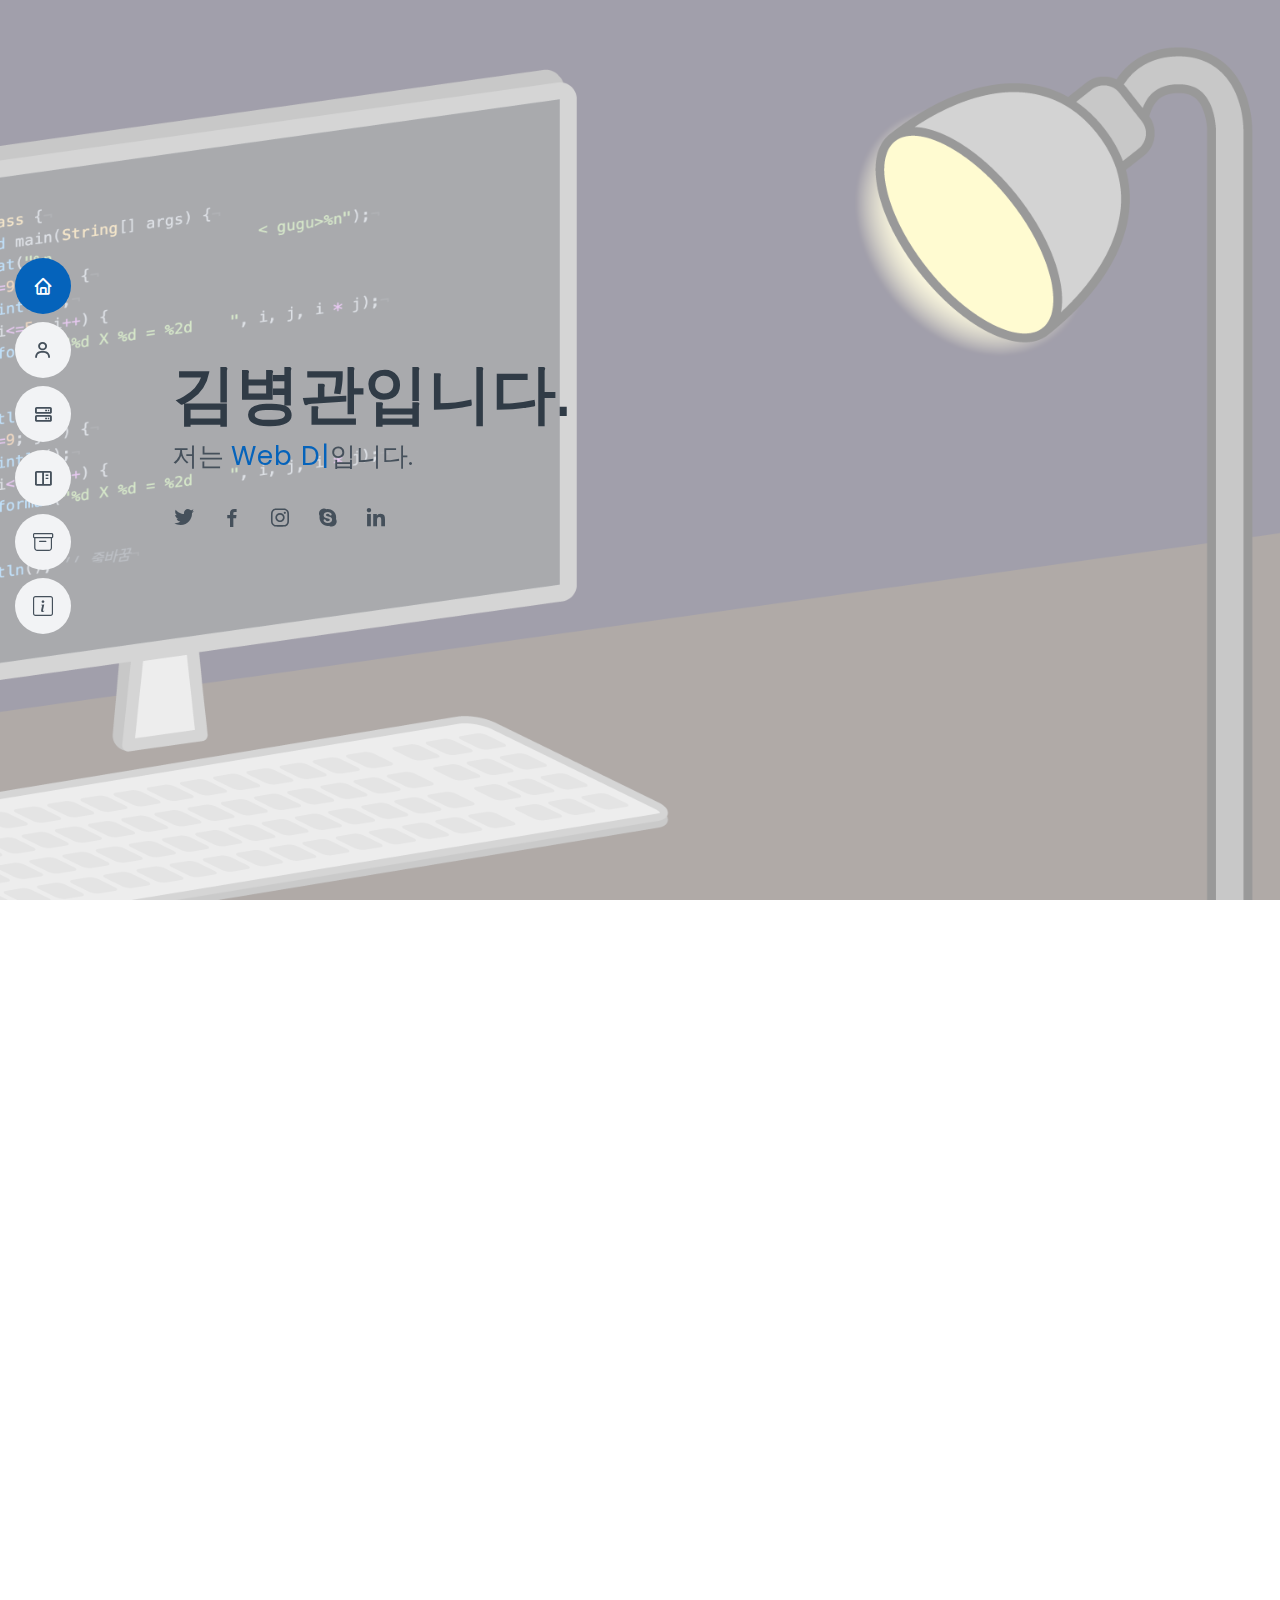
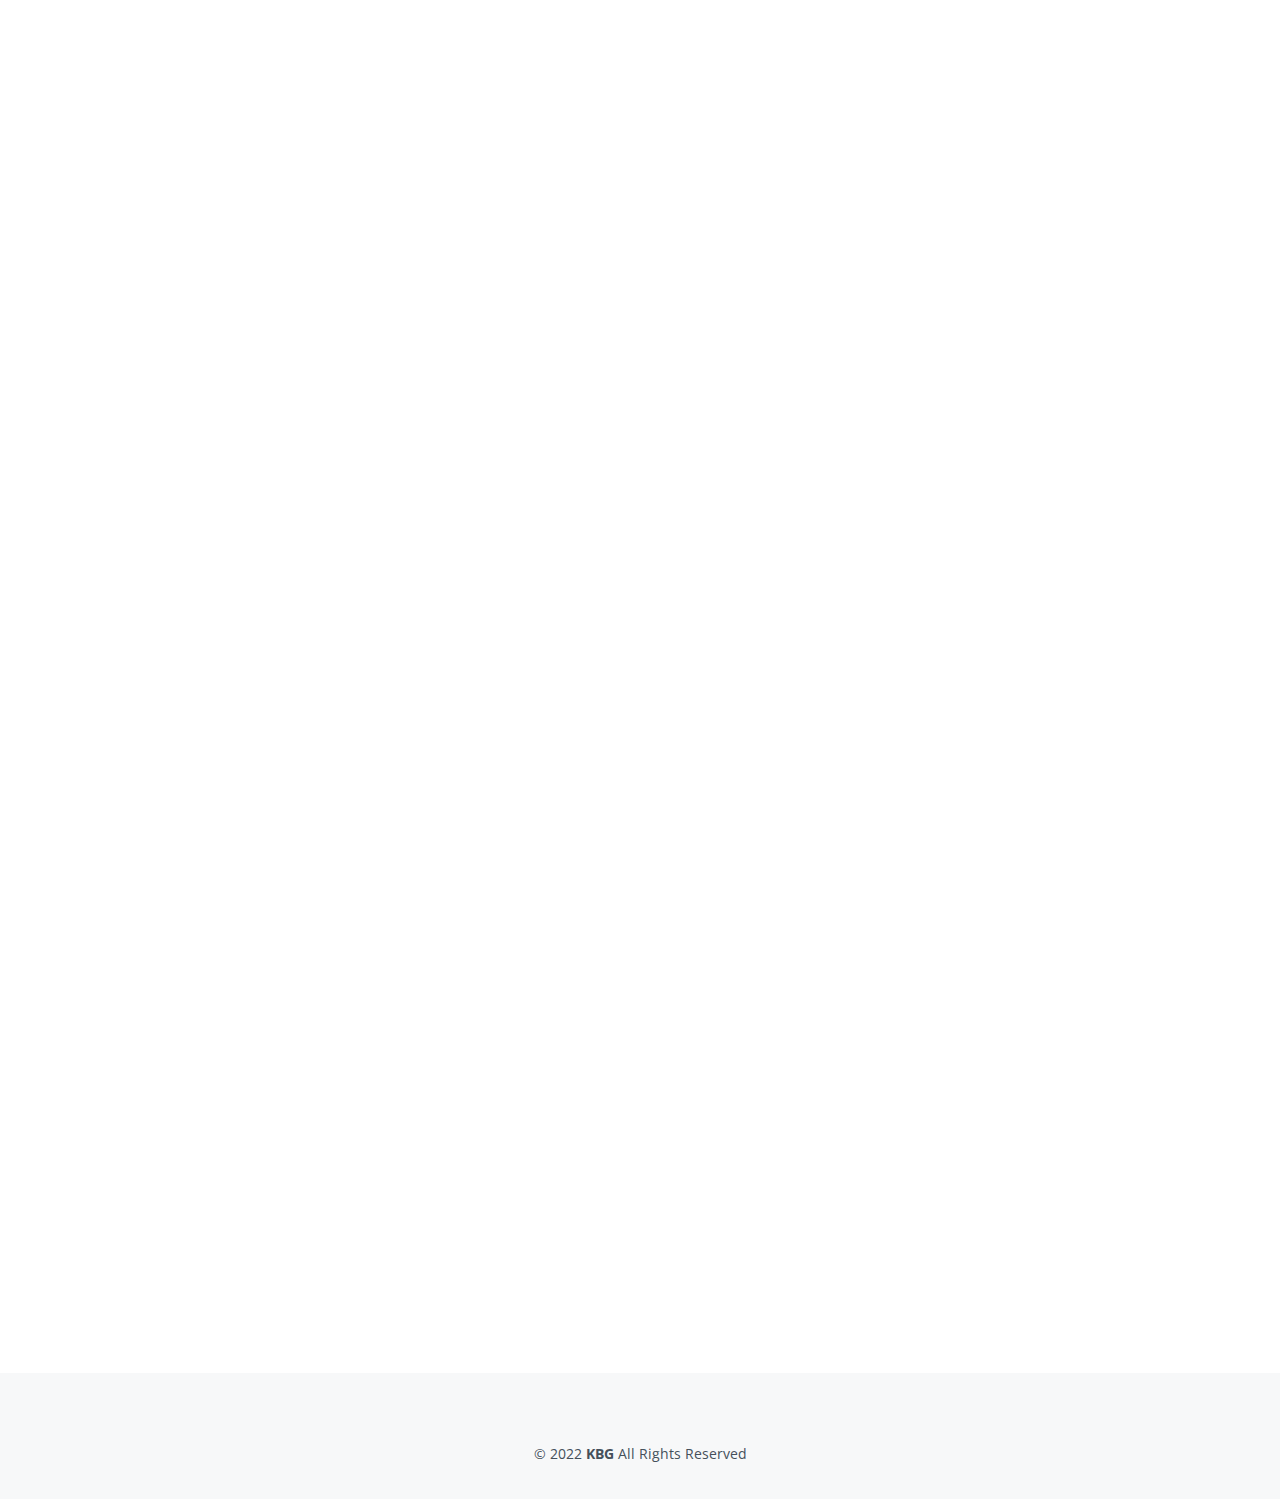
<file: index.html>
<!DOCTYPE html>
<html lang="en">

<head>
  <meta charset="utf-8">
  <meta content="width=device-width, initial-scale=1.0" name="viewport">

  <title>KBG's Portfolio</title>
  <meta content="" name="description">
  <meta content="" name="keywords">

  <!-- Favicons -->
  <link href="assets/img/MODU.PNG" rel="icon">
  <link href="assets/img/MODU.PNG" rel="apple-touch-icon">

  <!-- Google Fonts -->
  <link href="https://fonts.googleapis.com/css?family=Open+Sans:300,300i,400,400i,600,600i,700,700i|Raleway:300,300i,400,400i,500,500i,600,600i,700,700i|Poppins:300,300i,400,400i,500,500i,600,600i,700,700i" rel="stylesheet">

  <!-- Vendor CSS Files -->
  <link href="assets/vendor/aos/aos.css" rel="stylesheet">
  <link href="assets/vendor/bootstrap/css/bootstrap.min.css" rel="stylesheet">
  <link href="assets/vendor/bootstrap-icons/bootstrap-icons.css" rel="stylesheet">
  <link href="assets/vendor/boxicons/css/boxicons.min.css" rel="stylesheet">
  <link href="assets/vendor/glightbox/css/glightbox.min.css" rel="stylesheet">
  <link href="assets/vendor/swiper/swiper-bundle.min.css" rel="stylesheet">
  <!-- Template Main CSS File -->
  <link href="assets/css/style.css" rel="stylesheet">

  <!-- =======================================================
  * Template Name: MyResume - v4.10.0
  * Template URL: https://bootstrapmade.com/free-html-bootstrap-template-my-resume/
  * Author: BootstrapMade.com
  * License: https://bootstrapmade.com/license/
  ======================================================== -->
</head>

<body>

  <!-- ======= Mobile nav toggle button ======= -->
  <!-- <button type="button" class="mobile-nav-toggle d-xl-none"><i class="bi bi-list mobile-nav-toggle"></i></button> -->
  <i class="bi bi-list mobile-nav-toggle d-lg-none"></i>
  <!-- ======= Header ======= -->
  <header id="header" class="d-flex flex-column justify-content-center">

    <nav id="navbar" class="navbar nav-menu">
      <ul>
        <li><a href="#hero" class="nav-link scrollto active"><i class="bx bx-home"></i> <span>Home</span></a></li>
        <li><a href="#about" class="nav-link scrollto"><i class="bx bx-user"></i> <span>About</span></a></li>
        <li><a href="#skills" class="nav-link scrollto"><i class="bx bx-server"></i> <span>Skills</span></a></li>
        <li><a href="#portfolio" class="nav-link scrollto"><i class="bx bx-book-content"></i> <span>Portfolio</span></a></li>
        <li><a href="#archiving" class="nav-link scrollto"><i class="bi bi-archive"></i> <span>Archiving</span></a></li>
        <li><a href="#informaion" class="nav-link scrollto"><i class="bi bi-info-square"></i> <span>Information</span></a></li>
      </ul>
    </nav><!-- .nav-menu -->

  </header><!-- End Header -->
  
  
  <!-- ======= Hero Section ======= -->
  <section id="hero" class="d-flex flex-column justify-content-center">
    <div class="container" data-aos="zoom-in" data-aos-delay="100">
      <h1>김병관입니다.</h1>
      <p>저는 <span class="typed" data-typed-items="Web Developer, Back-End Developer, Fornt-End Developer"></span>입니다.</p>
      <div class="social-links">
        <a href="#" class="twitter"><i class="bx bxl-twitter"></i></a>
        <a href="#" class="facebook"><i class="bx bxl-facebook"></i></a>
        <a href="#" class="instagram"><i class="bx bxl-instagram"></i></a>
        <a href="#" class="google-plus"><i class="bx bxl-skype"></i></a>
        <a href="#" class="linkedin"><i class="bx bxl-linkedin"></i></a>
      </div>
    </div>
  </section><!-- End Hero -->

  <main id="main">

    <!-- ======= About Section ======= -->
    <section id="about" class="about">
      <div class="container" data-aos="fade-up">

        <div class="section-title">
          <h2>About</h2>
        </div>

        <div class="row">
          <div class="col-lg-4">
            <img src="assets/img/kbg-profile.jpg" class="img-fluid" alt="">
          </div>
          <div class="col-lg-8 pt-4 pt-lg-0 content">
            <h3>Back-End Developer</h3>
            <p class="fst-italic">
              의지가 강한 Back-End 웹 개발자 김병관입니다. 
            </p>
            <div class="row">
              <div class="col-lg-6">
                <ul>
                  <li><i class="bi bi-chevron-right"></i> <strong>Birthday</strong> <span>2001.09.18</span></li>
                  <li><i class="bi bi-chevron-right"></i> <strong>Phone</strong> <span>010-5608-5387</span></li>
                  <li><i class="bi bi-chevron-right"></i> <strong>City</strong> <span>경기도 시흥시</span></li>
                </ul>
              </div>
              <div class="col-lg-6">
                <ul>
                  <li><i class="bi bi-chevron-right"></i> <strong>Age</strong> <span>23</span></li>
                  <li><i class="bi bi-chevron-right"></i> <strong>Email</strong> <span>rlaqudrhks09@gmail.com</span></li>
                  <li><i class="bi bi-chevron-right"></i> <strong>GitHub</strong> <span><a class="git-adr" href="https://github.com/kbg0918">https://github.com/kbg0918</a></span></li>
                </ul>
              </div>
            </div>
            <p>
              <br>
              배우고자 하는 의지, 앞으로 나아가려는 의지, 포기하지 않는 의지 저의 장점입니다.
              <br>
              <br>
              늘 성장하는 개발자가 되는 것이 목표입니다.
              <br>
              <br>
              포기하지 않고 도전하는 개발자가 되겠습니다.
            </p>
          </div>
        </div>

      </div>
    </section><!-- End About Section -->

    <!-- ======= Facts Section ======= -->
    <section id="facts" class="facts">
    </section><!-- End Facts Section -->

    <!-- ======= Skills Section ======= -->
    <section id="skills" class="skills section-bg">
      <div class="container" data-aos="fade-up">

        <div class="section-title">
          <h2>Skills</h2>
        </div>

        <div class="row skills-content">

          <div class="col-lg-6">
            <span class="head-font">Back-End</span>
            <div class="progress">
              <span class="skill">Java <i class="val">85%</i></span>
              <div class="progress-bar-wrap">
                <div class="progress-bar" role="progressbar" aria-valuenow="80" aria-valuemin="0" aria-valuemax="100"></div>
              </div>
            </div>

            <div class="progress">
              <span class="skill">WebSocket/WebSocket-Stomp <i class="val">70%</i></span>
              <div class="progress-bar-wrap">
                <div class="progress-bar" role="progressbar" aria-valuenow="70" aria-valuemin="0" aria-valuemax="100"></div>
              </div>
            </div>

            <div class="progress">
              <span class="skill">MySQL<i class="val">75%</i></span>
              <div class="progress-bar-wrap">
                <div class="progress-bar" role="progressbar" aria-valuenow="75" aria-valuemin="0" aria-valuemax="100"></div>
              </div>
            </div>


          </div>

          <div class="col-lg-6">
            <span class="head-font">Front-End</span>
            <div class="progress">
              <span class="skill">Html/css <i class="val">70%</i></span>
              <div class="progress-bar-wrap">
                <div class="progress-bar" role="progressbar" aria-valuenow="70" aria-valuemin="0" aria-valuemax="100"></div>
              </div>
            </div>

            <div class="progress">
              <span class="skill">JavaScript <i class="val">60%</i></span>
              <div class="progress-bar-wrap">
                <div class="progress-bar" role="progressbar" aria-valuenow="60" aria-valuemin="0" aria-valuemax="100"></div>
              </div>
            </div>
            
            <div class="progress">
              <span class="skill">JQuery <i class="val">60%</i></span>
              <div class="progress-bar-wrap">
                <div class="progress-bar" role="progressbar" aria-valuenow="60" aria-valuemin="0" aria-valuemax="100"></div>
              </div>
            </div>

            <div class="progress">
              <span class="skill">AJAX <i class="val">65%</i></span>
              <div class="progress-bar-wrap">
                <div class="progress-bar" role="progressbar" aria-valuenow="65" aria-valuemin="0" aria-valuemax="100"></div>
              </div>
            </div>

            <div class="progress">
              <span class="skill">TailWind CSS <i class="val">20%</i></span>
              <div class="progress-bar-wrap">
                <div class="progress-bar" role="progressbar" aria-valuenow="20" aria-valuemin="0" aria-valuemax="100"></div>
              </div>
            </div>


          </div>

          <div class="col-lg-6">
            <br>
            <br>
            <span class="head-font">Framework</span>
            
            <div class="progress">
              <span class="skill">Spring boot <i class="val">70%</i></span>
              <div class="progress-bar-wrap">
                <div class="progress-bar" role="progressbar" aria-valuenow="70" aria-valuemin="0" aria-valuemax="100"></div>
              </div>
            </div>

            <div class="progress">
              <span class="skill">BootStrap <i class="val">45%</i></span>
              <div class="progress-bar-wrap">
                <div class="progress-bar" role="progressbar" aria-valuenow="45" aria-valuemin="0" aria-valuemax="100"></div>
              </div>
            </div>



          </div>

          <div class="col-lg-6">
            <br>
            <br>
            <span class="head-font">Cloud</span>
            
            <div class="progress">
              <span class="skill">Amazon Web Service <i class="val">50%</i></span>
              <div class="progress-bar-wrap">
                <div class="progress-bar" role="progressbar" aria-valuenow="50" aria-valuemin="0" aria-valuemax="100"></div>
              </div>
            </div>


          </div>

          <div class="col-lg-6">
            <br>
            <br>
            <span class="head-font">Version Control</span>
            
            <div class="progress">
              <span class="skill">Git <i class="val">45%</i></span>
              <div class="progress-bar-wrap">
                <div class="progress-bar" role="progressbar" aria-valuenow="45" aria-valuemin="0" aria-valuemax="100"></div>
              </div>
            </div>

            <div class="progress">
              <span class="skill">GitHub <i class="val">60%</i></span>
              <div class="progress-bar-wrap">
                <div class="progress-bar" role="progressbar" aria-valuenow="60" aria-valuemin="0" aria-valuemax="100"></div>
              </div>
            </div>


          </div>

          <div class="col-lg-6">
            <br>
            <br>
            <span class="head-font">More</span>
            
            <div class="progress">
              <span class="skill">Python <i class="val">50%</i></span>
              <div class="progress-bar-wrap">
                <div class="progress-bar" role="progressbar" aria-valuenow="50" aria-valuemin="0" aria-valuemax="100"></div>
              </div>
            </div>

            <div class="progress">
              <span class="skill">C++ <i class="val">50%</i></span>
              <div class="progress-bar-wrap">
                <div class="progress-bar" role="progressbar" aria-valuenow="50" aria-valuemin="0" aria-valuemax="100"></div>
              </div>
            </div>

            <div class="progress">
              <span class="skill">C <i class="val">65%</i></span>
              <div class="progress-bar-wrap">
                <div class="progress-bar" role="progressbar" aria-valuenow="65" aria-valuemin="0" aria-valuemax="100"></div>
              </div>
            </div>

            <div class="progress">
              <span class="skill">R <i class="val">30%</i></span>
              <div class="progress-bar-wrap">
                <div class="progress-bar" role="progressbar" aria-valuenow="30" aria-valuemin="0" aria-valuemax="100"></div>
              </div>
            </div>
            
            <div class="progress">
              <span class="skill">Android Studio <i class="val">45%</i></span>
              <div class="progress-bar-wrap">
                <div class="progress-bar" role="progressbar" aria-valuenow="45" aria-valuemin="0" aria-valuemax="100"></div>
              </div>
            </div>


          </div>

          

        </div>

        

      </div>
    </section><!-- End Skills Section -->

    <!-- ======= Resume Section ======= -->
    <section id="resume" class="resume">
      

      </div>
    </section><!-- End Resume Section -->

    <!-- ======= Portfolio Section ======= -->
    <section id="portfolio" class="portfolio section-bg">
      <div class="container" data-aos="fade-up">

        <div class="section-title">
          <h2>Portfolio</h2>
          <p>프로젝트의 상세 정보는<i class="bx bx-link"></i>를 클릭해주세요~!</p>
        </div>

        <div class="row">
          <div class="col-lg-12 d-flex justify-content-center" data-aos="fade-up" data-aos-delay="100">
            <ul id="portfolio-flters">
              <li data-filter="*" class="filter-active">All</li>
              <li data-filter=".filter-web">SPRING</li>
              <li data-filter=".filter-app">C</li>
              <li data-filter=".filter-card">Python</li>
            </ul>
          </div>
        </div>

        <div class="row portfolio-container" data-aos="fade-up" data-aos-delay="200">

          <!-- <div class="col-lg-4 col-md-6 portfolio-item filter-app">
            <div class="portfolio-wrap">
              <img src="assets/img/portfolio/portfolio-1.jpg" class="img-fluid" alt="">
              <div class="portfolio-info">
                <h4>MODU</h4>
                <p>MODU</p>
                <div class="portfolio-links">
                  <a href="assets/img/portfolio/portfolio-1.jpg" data-gallery="portfolioGallery" class="portfolio-lightbox" title="App 1"><i class="bx bx-plus"></i></a>
                  <a href="portfolio-details.html" class="portfolio-details-lightbox" data-glightbox="type: external" title="Portfolio Details"><i class="bx bx-link"></i></a>
                </div>
              </div>
            </div>
          </div> -->

          <div class="col-lg-4 col-md-6 portfolio-item filter-web">
            <div class="portfolio-wrap">
              <img src="assets/img/portfolio/MODUBG-1.PNG" class="img-fluid" alt="">
              <div class="portfolio-info">
                <h4>MODU</h4>
                <p>MODU-모두함께</p>
                <div class="portfolio-links">
                  <a href="assets/img/portfolio/MODUBG-1.PNG" data-gallery="portfolioGallery" class="portfolio-lightbox" title="MODU-모두함께"><i class="bx bx-plus"></i></a>
                  <a href="webPortfolio.html" class="portfolio-details-lightbox" data-glightbox="type: external" title="Portfolio Details"><i class="bx bx-link"></i></a>
                  <a href="https://github.com/kbg0918" title="GitHub"><i class="bx bxl-github"></i></a>
                </div>
              </div>
            </div>
          </div>
          <div class="col-lg-4 col-md-6 portfolio-item filter-app">
            <div class="portfolio-wrap">
              <img src="assets/img/portfolio/chat_server.PNG" class="img-fluid" alt="">
              <div class="portfolio-info">
                <h4>Chat Client-Server</h4>
                <p>NetWork Programming</p>
                <div class="portfolio-links">
                  <a href="assets/img/portfolio/chat_server.PNG" data-gallery="portfolioGallery" class="portfolio-lightbox" title="Chat Client-Server"><i class="bx bx-plus"></i></a>
                  <a href="chatPortfolio.html" class="portfolio-details-lightbox" data-glightbox="type: external" title="Portfolio Details"><i class="bx bx-link"></i></a>
                  <a href="http://github.com/kbg0918/chatServer" title="GitHub"><i class="bx bxl-github"></i></a>
                </div>
              </div>
            </div>
          </div>
          <div class="col-lg-4 col-md-6 portfolio-item filter-card">
            <div class="portfolio-wrap">
              <img src="assets/img/portfolio/pythonBG.PNG" class="img-fluid" alt="">
              <div class="portfolio-info">
                <h4>날씨 예측 프로그램</h4>
                <p>Machine Learning</p>
                <div class="portfolio-links">
                  <a href="assets/img/portfolio/pythonBG.PNG" data-gallery="portfolioGallery" class="portfolio-lightbox" title="날씨 예측 프로그램"><i class="bx bx-plus"></i></a>
                  <a href="pythonPortfolio.html" class="portfolio-details-lightbox" data-glightbox="type: external" title="Portfolio Details"><i class="bx bx-link"></i></a>
                  <a href="https://github.com/kbg0918/pythonML" title="GitHub"><i class="bx bxl-github"></i></a>
                </div>
              </div>
            </div>
          </div>

        </div>

      </div>
    </section><!-- End Portfolio Section -->

    <!-- ======= Services Section ======= -->
    <section id="services" class="services">
    </section><!-- End Services Section -->

    <!-- ======= Testimonials Section ======= -->
    <section id="archiving" class="testimonials section-bg">
      <div class="container" data-aos="fade-up">

        <div class="section-title">
          <h2>ARCHIVING</h2>
        </div>

        <div class="testimonials-slider swiper" data-aos="fade-up" data-aos-delay="100">
          <div class="swiper-wrapper">

            <div class="swiper-slide">
              <div class="testimonial-item">
                <a href="https://github.com/kbg0918"><img src="assets/img/testimonials/github-icon.png" class="testimonial-img" alt=""></a>
                <p>GitHub</p>
                <p style="font-weight: bold; font-style: normal;">프로젝트, 알고리즘, 코딩 연습 등을 저장해놓은 저장소입니다.</p>
              </div>
            </div><!-- End testimonial item -->


            <div class="swiper-slide">
              <div class="testimonial-item">
                <a href="https://kbg0918.tistory.com"><img src="assets/img/testimonials/tistory-icon.png" class="testimonial-img" alt=""></a>
                <p>Tistroy</p>
                <p style="font-weight: bold; font-style: normal;">과거 알고리즘, 코딩, 정보 등을 기록해놓은 블로그입니다.</p>
              </div>
            </div>

          </div>
          <div class="swiper-pagination"></div>
        </div>

      </div>
    </section>

    <!-- ======= Contact Section ======= -->
    <section id="informaion" class="contact">
      <div class="container" data-aos="fade-up">

        <div class="section-title">
          <h2>Information</h2>
        </div>

        <div class="row mt-1">

          <div class="col-lg-4"  style="left: 18%; position: relative">
            <div class="info">
              <div class="address">
                <i class="bi bi-geo-alt"></i>
                <h4>Location</h4>
                <p>경기도 시흥시</p>
              </div>

              <div class="email">
                <i class="bi bi-envelope"></i>
                <h4>Email</h4>
                <p>rlaqudrhks09@gmail.com</p>
              </div>

              <div class="phone">
                <i class="bi bi-phone"></i>
                <h4>Call</h4>
                <p>010-5608-5387</p>
              </div>
            </div>

          </div>
          <div class="col-lg-4" style="left: 28%; position: relative">
            <div class="info">
              <div class="address">
                <div class="contect-img">
                  <a href="https://github.com/kbg0918"><img src="assets/img/testimonials/github-icon-s.png"></a>
                </div>
                <h4>GitHub</h4>
                <a class="git-adr" href="https://github.com/kbg0918"><span class="span-lo">https://github.com/kbg0918</span></a>
              </div>

              <div class="email">
                <div class="contect-img">
                  <a href="https://kbg0918.tistory.com"><img src="assets/img/testimonials/s-tistory.png"></a>
                </div>
                <h4>Blog</h4>
                <a class="git-adr" href="https://kbg0918.tistory.com"><span class="span-lo">https://kbg0918.tistory.com</span></a>
              </div>
              
            </div>

          </div>

        </div>

      </div>
    </section><!-- End Contact Section -->

  </main><!-- End #main -->

  <!-- ======= Footer ======= -->
  <footer id="footer">
    <div class="container">
      <div class="social-links">
      </div>
      <div class="copyright">
        &copy; 2022 <strong><span>KBG</span></strong> All Rights Reserved
      </div>
    </div>
  </footer><!-- End Footer -->

  <div id="preloader"></div>
  <a href="#" class="back-to-top d-flex align-items-center justify-content-center"><i class="bi bi-arrow-up-short"></i></a>

  <!-- Vendor JS Files -->
  <script src="assets/vendor/purecounter/purecounter_vanilla.js"></script>
  <script src="assets/vendor/aos/aos.js"></script>
  <script src="assets/vendor/bootstrap/js/bootstrap.bundle.min.js"></script>
  <script src="assets/vendor/glightbox/js/glightbox.min.js"></script>
  <script src="assets/vendor/isotope-layout/isotope.pkgd.min.js"></script>
  <script src="assets/vendor/swiper/swiper-bundle.min.js"></script>
  <script src="assets/vendor/typed.js/typed.min.js"></script>
  <script src="assets/vendor/waypoints/noframework.waypoints.js"></script>
  <script src="assets/vendor/php-email-form/validate.js"></script>

  <!-- Template Main JS File -->
  <script src="assets/js/main.js"></script>

</body>

</html>
</file>
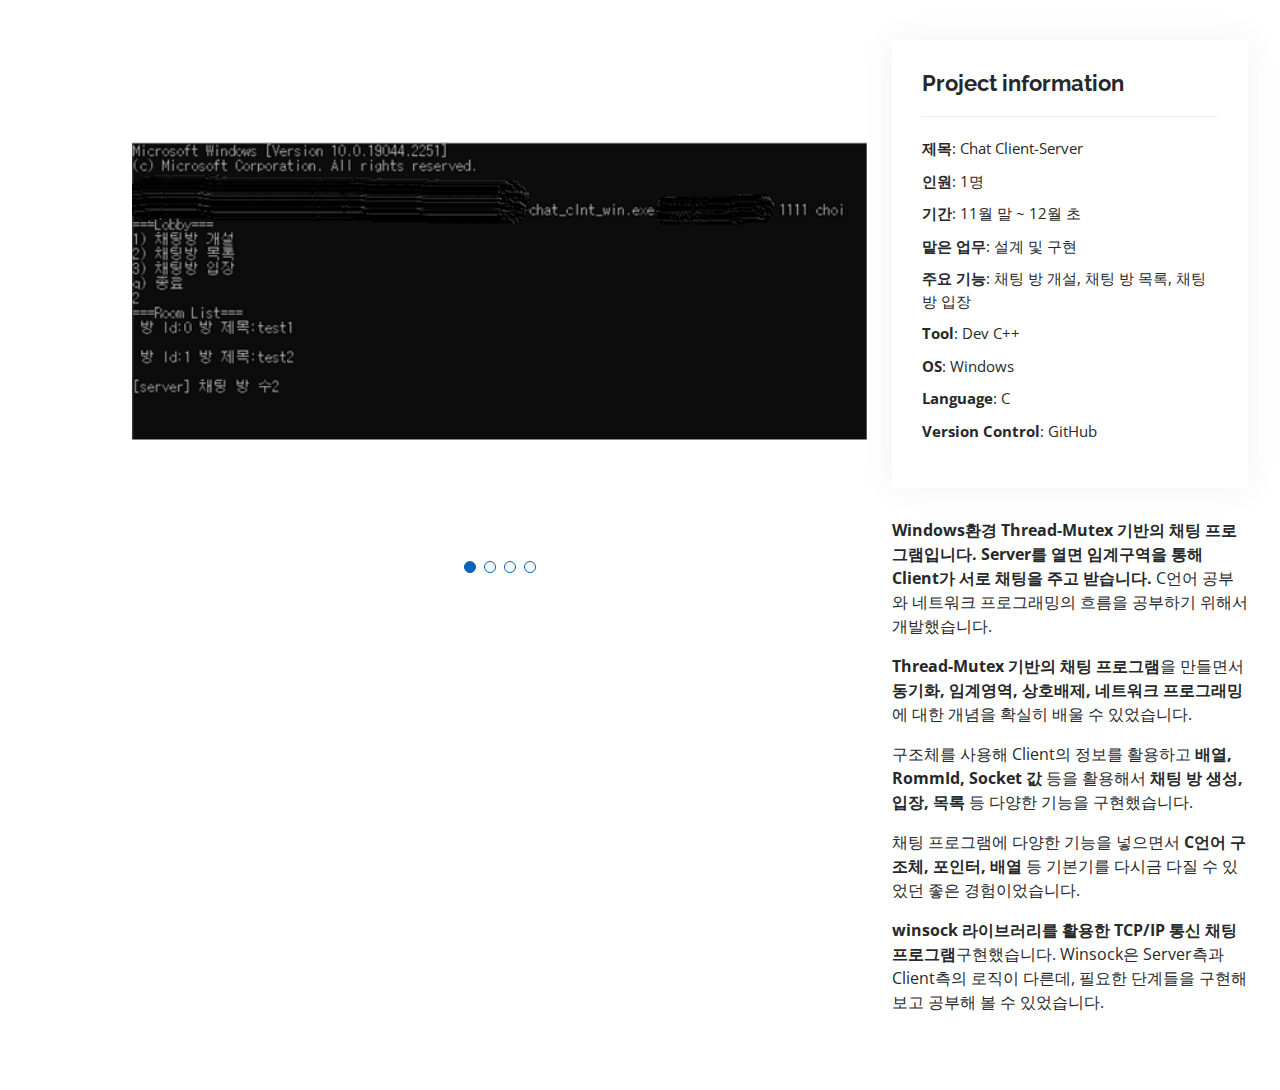
<file: chatPortfolio.html>
<!DOCTYPE html>
<html lang="en">
<head>
  <meta charset="utf-8">
  <meta content="width=device-width, initial-scale=1.0" name="viewport">
  <title>Portfolio Details - Personal Bootstrap Template</title>
  <meta content="" name="description">
  <meta content="" name="keywords">
  <!-- Favicons -->
  <link href="assets/img/favicon.png" rel="icon">
  <link href="assets/img/apple-touch-icon.png" rel="apple-touch-icon">

  <!-- Google Fonts -->
  <link href="https://fonts.googleapis.com/css?family=Open+Sans:300,300i,400,400i,600,600i,700,700i|Raleway:300,300i,400,400i,500,500i,600,600i,700,700i|Poppins:300,300i,400,400i,500,500i,600,600i,700,700i" rel="stylesheet">

  <!-- Vendor CSS Files -->
  <link href="assets/vendor/aos/aos.css" rel="stylesheet">
  <link href="assets/vendor/bootstrap/css/bootstrap.min.css" rel="stylesheet">
  <link href="assets/vendor/bootstrap-icons/bootstrap-icons.css" rel="stylesheet">
  <link href="assets/vendor/boxicons/css/boxicons.min.css" rel="stylesheet">
  <link href="assets/vendor/glightbox/css/glightbox.min.css" rel="stylesheet">
  <link href="assets/vendor/swiper/swiper-bundle.min.css" rel="stylesheet">
  
  <!-- Template Main CSS File -->
  <link href="assets/css/style.css" rel="stylesheet">

  <!-- =======================================================
  * Template Name: MyResume - v4.10.0
  * Template URL: https://bootstrapmade.com/free-html-bootstrap-template-my-resume/
  * Author: BootstrapMade.com
  * License: https://bootstrapmade.com/license/
  ======================================================== -->
</head>

<body>

  <main id="main">

    <!-- ======= Portfolio Details Section ======= -->
    <section id="portfolio-details" class="portfolio-details">
      <div class="container">

        <div class="row gy-4">

          <div class="col-lg-8">
            <div class="portfolio-details-slider swiper">
              
              <div class="swiper-wrapper align-items-center">

                <div class="swiper-slide">
                  <img src="assets/img/portfolio/chat_server.PNG" alt="">
                </div>

                <div class="swiper-slide">
                  <img src="assets/img/portfolio/chatRoom.PNG" alt="">
                </div>

                <div class="swiper-slide">
                  <img src="assets/img/portfolio/chatPlay.png" alt="">
                </div>

                <div class="swiper-slide">
                    <img src="assets/img/portfolio/chatSocket.PNG" alt="">
                </div>
              </div>
              <div class="swiper-pagination"></div>
            </div>
          </div>

          <div class="col-lg-4">
            <div class="portfolio-info">
              <httpProtocol>
                <customHeaders>
                  <add name="X-Frame-Options" value="sameorigin" />
                </customHeaders>
              </httpProtocol>
              <h3>Project information</h3>
              <ul>
                <li><strong>제목</strong>: Chat Client-Server</li>
                <li><strong>인원</strong>: 1명</li>
                <li><strong>기간</strong>: 11월 말 ~ 12월 초</li>
                <li><strong>맡은 업무</strong>: 설계 및 구현</li>
                <li><strong>주요 기능</strong>: 채팅 방 개설, 채팅 방 목록, 채팅 방 입장</li>
                <li><strong>Tool</strong>: Dev C++</li>
                <li><strong>OS</strong>: Windows</li>
                <li><strong>Language</strong>: C</li>
                <li><strong>Version Control</strong>: GitHub</li>
              </ul>
            </div>
            <div class="portfolio-description">
              <p>
                <span style="font-weight: bold;">Windows환경 Thread-Mutex 기반의 채팅 프로그램입니다. Server를 열면 임계구역을 통해 Client가 서로 채팅을 주고 받습니다.</span> C언어 공부와 네트워크 프로그래밍의 흐름을 공부하기 위해서 개발했습니다.
              </p>
              <p><span style="font-weight: bold;">Thread-Mutex 기반의 채팅 프로그램</span>을 만들면서 <span style="font-weight: bold;">동기화, 임계영역, 상호배제, 네트워크 프로그래밍</span>에 대한 개념을 확실히 배울 수 있었습니다.</p> 
              <p>구조체를 사용해 Client의 정보를 활용하고 <span style="font-weight: bold;">배열, RommId, Socket 값</span> 등을 활용해서 <span style="font-weight: bold;">채팅 방 생성, 입장, 목록 </span> 등 다양한 기능을 구현했습니다.</p>   
              <p>채팅 프로그램에 다양한 기능을 넣으면서 <span style="font-weight: bold;">C언어 구조체, 포인터, 배열</span> 등 기본기를 다시금 다질 수 있었던 좋은 경험이었습니다.</p>  
              <p><span style="font-weight: bold;">winsock 라이브러리를 활용한 TCP/IP 통신 채팅 프로그램</span>구현했습니다. Winsock은 Server측과 Client측의 로직이 다른데, 필요한 단계들을 구현해보고 공부해 볼 수 있었습니다.</p>
            </div>
          </div>

        </div>

      </div>
    </section><!-- End Portfolio Details Section -->

  </main><!-- End #main -->

  <div id="preloader"></div>
  <a href="#" class="back-to-top d-flex align-items-center justify-content-center"><i class="bi bi-arrow-up-short"></i></a>

  <!-- Vendor JS Files -->
  <script src="assets/vendor/purecounter/purecounter_vanilla.js"></script>
  <script src="assets/vendor/aos/aos.js"></script>
  <script src="assets/vendor/bootstrap/js/bootstrap.bundle.min.js"></script>
  <script src="assets/vendor/glightbox/js/glightbox.min.js"></script>
  <script src="assets/vendor/isotope-layout/isotope.pkgd.min.js"></script>
  <script src="assets/vendor/swiper/swiper-bundle.min.js"></script>
  <script src="assets/vendor/typed.js/typed.min.js"></script>
  <script src="assets/vendor/waypoints/noframework.waypoints.js"></script>
  <script src="assets/vendor/php-email-form/validate.js"></script>

  <!-- Template Main JS File -->
  <script src="assets/js/main.js"></script>

</body>

</html>
</file>
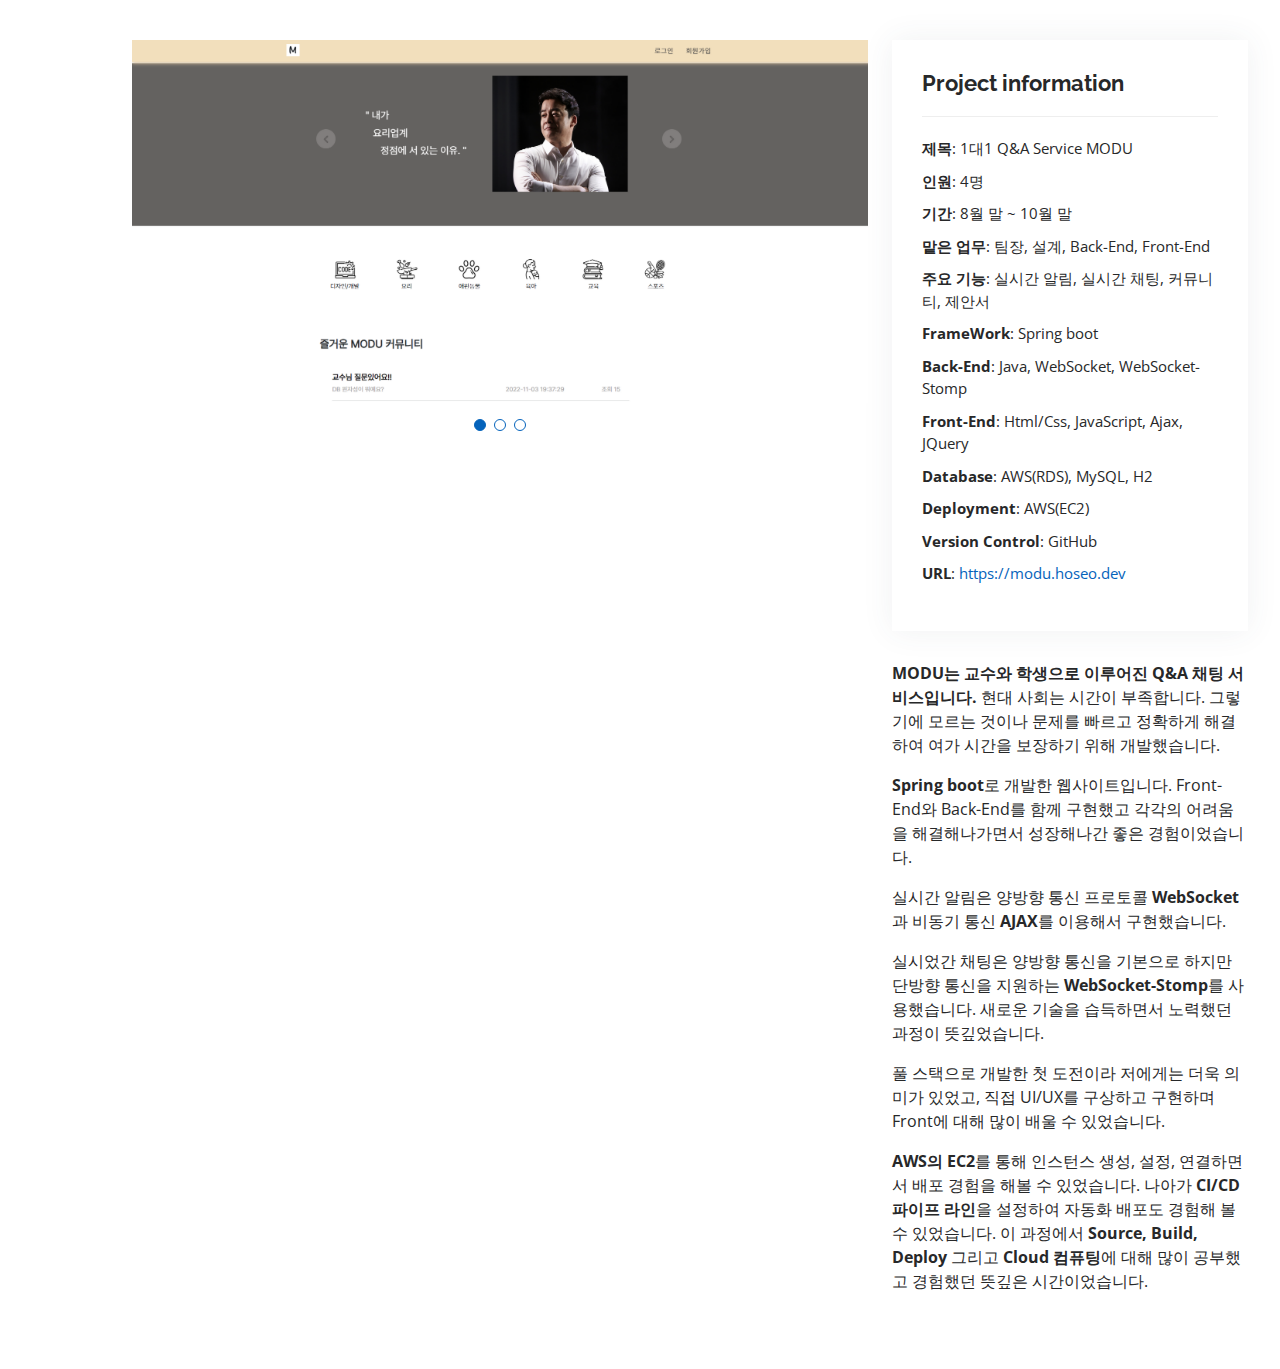
<file: portfolio-details.html>
<!DOCTYPE html>
<html lang="en">

<head>
  <meta charset="utf-8">
  <meta content="width=device-width, initial-scale=1.0" name="viewport">

  <title>Portfolio Details - Personal Bootstrap Template</title>
  <meta content="" name="description">
  <meta content="" name="keywords">

  <!-- Favicons -->
  <link href="assets/img/favicon.png" rel="icon">
  <link href="assets/img/apple-touch-icon.png" rel="apple-touch-icon">

  <!-- Google Fonts -->
  <link href="https://fonts.googleapis.com/css?family=Open+Sans:300,300i,400,400i,600,600i,700,700i|Raleway:300,300i,400,400i,500,500i,600,600i,700,700i|Poppins:300,300i,400,400i,500,500i,600,600i,700,700i" rel="stylesheet">

  <!-- Vendor CSS Files -->
  <link href="assets/vendor/aos/aos.css" rel="stylesheet">
  <link href="assets/vendor/bootstrap/css/bootstrap.min.css" rel="stylesheet">
  <link href="assets/vendor/bootstrap-icons/bootstrap-icons.css" rel="stylesheet">
  <link href="assets/vendor/boxicons/css/boxicons.min.css" rel="stylesheet">
  <link href="assets/vendor/glightbox/css/glightbox.min.css" rel="stylesheet">
  <link href="assets/vendor/swiper/swiper-bundle.min.css" rel="stylesheet">

  <!-- Template Main CSS File -->
  <link href="assets/css/style.css" rel="stylesheet">

  <!-- =======================================================
  * Template Name: MyResume - v4.10.0
  * Template URL: https://bootstrapmade.com/free-html-bootstrap-template-my-resume/
  * Author: BootstrapMade.com
  * License: https://bootstrapmade.com/license/
  ======================================================== -->
</head>

<body>

  <main id="main">

    <!-- ======= Portfolio Details Section ======= -->
    <section id="portfolio-details" class="portfolio-details">
      <div class="container">

        <div class="row gy-4">

          <div class="col-lg-8">
            <div class="portfolio-details-slider swiper">
              <div class="swiper-wrapper align-items-center">

                <div class="swiper-slide">
                  <img src="assets/img/portfolio/MODUBG.PNG" alt="">
                </div>

                <div class="swiper-slide">
                  <img src="assets/img/portfolio/comissionBG.PNG" alt="">
                </div>

                <div class="swiper-slide">
                  <img src="assets/img/portfolio/chatBG.PNG" alt="">
                </div>

              </div>
              <div class="swiper-pagination"></div>
            </div>
          </div>

          <div class="col-lg-4">
            <div class="portfolio-info">
              <h3>Project information</h3>
              <ul>
                <li><strong>제목</strong>: 1대1 Q&A Service MODU</li>
                <li><strong>인원</strong>: 4명</li>
                <li><strong>기간</strong>: 8월 말 ~ 10월 말</li>
                <li><strong>맡은 업무</strong>: 팀장, 설계, Back-End, Front-End</li>
                <li><strong>주요 기능</strong>: 실시간 알림, 실시간 채팅, 커뮤니티, 제안서</li>
                <li><strong>FrameWork</strong>: Spring boot</li>
                <li><strong>Back-End</strong>: Java, WebSocket, WebSocket-Stomp</li>
                <li><strong>Front-End</strong>: Html/Css, JavaScript, Ajax, JQuery</li>
                <li><strong>Database</strong>: AWS(RDS), MySQL, H2</li>
                <li><strong>Deployment</strong>: AWS(EC2)</li>
                <li><strong>Version Control</strong>: GitHub</li>
                <li><strong>URL</strong>: <a href="https://modu.hoseo.dev/">https://modu.hoseo.dev</a></li>
              </ul>
            </div>
            <div class="portfolio-description">
              <p>
                <span style="font-weight: bold;">MODU는 교수와 학생으로 이루어진 Q&A 채팅 서비스입니다.</span> 현대 사회는 시간이 부족합니다. 그렇기에 모르는 것이나 문제를 빠르고 정확하게 해결하여 여가 시간을 보장하기 위해 개발했습니다.
              </p>
              <p>
                <p><span style="font-weight: bold;">Spring boot</span>로 개발한 웹사이트입니다. Front-End와 Back-End를 함께 구현했고 각각의 어려움을 해결해나가면서 성장해나간 좋은 경험이었습니다.</p>
                <p>실시간 알림은 양방향 통신 프로토콜 <span style="font-weight: bold;">WebSocket</span>과 비동기 통신 <span style="font-weight: bold;">AJAX</span>를 이용해서 구현했습니다.</p>
                <p>실시었간 채팅은 양방향 통신을 기본으로 하지만 단방향 통신을 지원하는 <span style="font-weight: bold;">WebSocket-Stomp</span>를 사용했습니다. 새로운 기술을 습득하면서 노력했던 과정이 뜻깊었습니다.</p>
                <p>풀 스택으로 개발한 첫 도전이라 저에게는 더욱 의미가 있었고, 직접 UI/UX를 구상하고 구현하며 Front에 대해 많이 배울 수 있었습니다.</p>
                <p><span style="font-weight: bold;">AWS의 EC2</span>를 통해 인스턴스 생성, 설정, 연결하면서 배포 경험을 해볼 수 있었습니다. 나아가 <span style="font-weight: bold;">CI/CD 파이프 라인</span>을 설정하여 자동화 배포도 경험해 볼 수 있었습니다. 이 과정에서 <span style="font-weight: bold;">Source, Build, Deploy</span> 그리고 <span style="font-weight: bold;">Cloud 컴퓨팅</span>에 대해 많이 공부했고 경험했던 뜻깊은 시간이었습니다.</p>
              </p>      
            </div>
          </div>

        </div>

      </div>
    </section><!-- End Portfolio Details Section -->

  </main><!-- End #main -->

  <div id="preloader"></div>
  <a href="#" class="back-to-top d-flex align-items-center justify-content-center"><i class="bi bi-arrow-up-short"></i></a>

  <!-- Vendor JS Files -->
  <script src="assets/vendor/purecounter/purecounter_vanilla.js"></script>
  <script src="assets/vendor/aos/aos.js"></script>
  <script src="assets/vendor/bootstrap/js/bootstrap.bundle.min.js"></script>
  <script src="assets/vendor/glightbox/js/glightbox.min.js"></script>
  <script src="assets/vendor/isotope-layout/isotope.pkgd.min.js"></script>
  <script src="assets/vendor/swiper/swiper-bundle.min.js"></script>
  <script src="assets/vendor/typed.js/typed.min.js"></script>
  <script src="assets/vendor/waypoints/noframework.waypoints.js"></script>
  <script src="assets/vendor/php-email-form/validate.js"></script>

  <!-- Template Main JS File -->
  <script src="assets/js/main.js"></script>

</body>

</html>
</file>
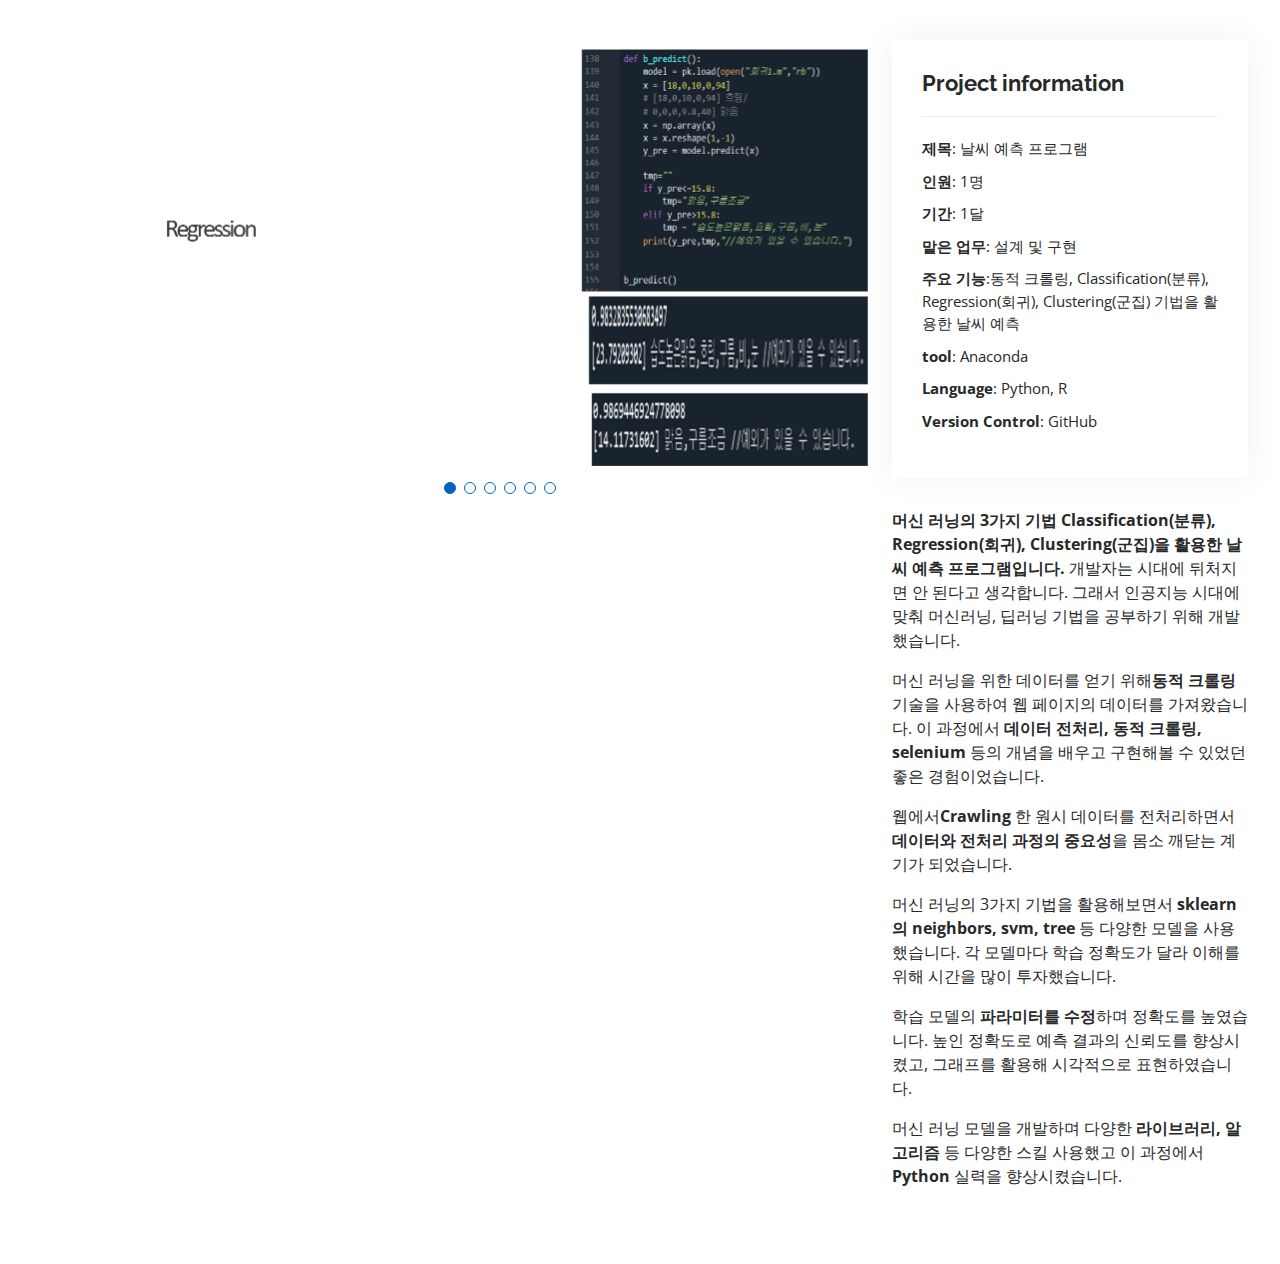
<file: pythonPortfolio.html>
<!DOCTYPE html>
<html lang="en">

<head>
  <meta charset="utf-8">
  <meta content="width=device-width, initial-scale=1.0" name="viewport">

  <title>Portfolio Details - Personal Bootstrap Template</title>
  <meta content="" name="description">
  <meta content="" name="keywords">

  <!-- Favicons -->
  <link href="assets/img/favicon.png" rel="icon">
  <link href="assets/img/apple-touch-icon.png" rel="apple-touch-icon">

  <!-- Google Fonts -->
  <link href="https://fonts.googleapis.com/css?family=Open+Sans:300,300i,400,400i,600,600i,700,700i|Raleway:300,300i,400,400i,500,500i,600,600i,700,700i|Poppins:300,300i,400,400i,500,500i,600,600i,700,700i" rel="stylesheet">

  <!-- Vendor CSS Files -->
  <link href="assets/vendor/aos/aos.css" rel="stylesheet">
  <link href="assets/vendor/bootstrap/css/bootstrap.min.css" rel="stylesheet">
  <link href="assets/vendor/bootstrap-icons/bootstrap-icons.css" rel="stylesheet">
  <link href="assets/vendor/boxicons/css/boxicons.min.css" rel="stylesheet">
  <link href="assets/vendor/glightbox/css/glightbox.min.css" rel="stylesheet">
  <link href="assets/vendor/swiper/swiper-bundle.min.css" rel="stylesheet">

  <!-- Template Main CSS File -->
  <link href="assets/css/style.css" rel="stylesheet">

  <!-- =======================================================
  * Template Name: MyResume - v4.10.0
  * Template URL: https://bootstrapmade.com/free-html-bootstrap-template-my-resume/
  * Author: BootstrapMade.com
  * License: https://bootstrapmade.com/license/
  ======================================================== -->
</head>

<body>

  <main id="main">

    <!-- ======= Portfolio Details Section ======= -->
    <section id="portfolio-details" class="portfolio-details">
      <div class="container">

        <div class="row gy-4">

          <div class="col-lg-8">
            <div class="portfolio-details-slider swiper">
              <div class="swiper-wrapper align-items-center">
                <div class="swiper-slide">
                  <img src="assets/img/portfolio/pythonBG.PNG" alt="">
                </div>

                <div class="swiper-slide">
                  <img src="assets/img/portfolio/cralingBG.PNG" alt="">
                </div>

                <div class="swiper-slide">
                  <img src="assets/img/portfolio/classBG.PNG" alt="">
                </div>

                <div class="swiper-slide">
                  <img src="assets/img/portfolio/reBG.PNG" alt="">
                </div>

                <div class="swiper-slide">
                  <img src="assets/img/portfolio/re-2.PNG" alt="">
                </div>

                <div class="swiper-slide">
                  <img src="assets/img/portfolio/cluBG.PNG" alt="">
                </div>

              </div>
              <div class="swiper-pagination"></div>
            </div>
          </div>

          <div class="col-lg-4">
            <div class="portfolio-info">
              <h3>Project information</h3>
              <ul>
                <li><strong>제목</strong>: 날씨 예측 프로그램</li>
                <li><strong>인원</strong>: 1명</li>
                <li><strong>기간</strong>: 1달</li>
                <li><strong>맡은 업무</strong>: 설계 및 구현</li>
                <li><strong>주요 기능</strong>:동적 크롤링, Classification(분류), Regression(회귀), Clustering(군집) 기법을 활용한 날씨 예측</li>
                <li><strong>tool</strong>: Anaconda</li>
                <li><strong>Language</strong>: Python, R</li>
                <li><strong>Version Control</strong>: GitHub</li>
              </ul>
            </div>
            <div class="portfolio-description">
              <p>
                <span style="font-weight: bold;">머신 러닝의 3가지 기법 Classification(분류), Regression(회귀), Clustering(군집)을 활용한 날씨 예측 프로그램입니다.</span> 개발자는 시대에 뒤처지면 안 된다고 생각합니다. 그래서 인공지능 시대에 맞춰 머신러닝, 딥러닝 기법을 공부하기 위해 개발했습니다.
              </p>
              <p>머신 러닝을 위한 데이터를 얻기 위해<span style="font-weight: bold;">동적 크롤링</span>기술을 사용하여 웹 페이지의 데이터를 가져왔습니다. 이 과정에서 <span style="font-weight: bold;">데이터 전처리, 동적 크롤링, selenium </span>등의 개념을 배우고 구현해볼 수 있었던 좋은 경험이었습니다.</p> 
              <p>웹에서<span style="font-weight: bold;">Crawling</span>  한 원시 데이터를 전처리하면서 <span style="font-weight: bold;">데이터와 전처리 과정의 중요성</span>을 몸소 깨닫는 계기가 되었습니다.</p> 
              <p>머신 러닝의 3가지 기법을 활용해보면서  <span style="font-weight: bold;">sklearn의 neighbors, svm, tree </span>등 다양한 모델을 사용했습니다. 각 모델마다 학습 정확도가 달라 이해를 위해 시간을 많이 투자했습니다.</p>  
              <p>학습 모델의<span style="font-weight: bold;"> 파라미터를 수정</span>하며 정확도를 높였습니다. 높인 정확도로 예측 결과의 신뢰도를 향상시켰고, 그래프를 활용해 시각적으로 표현하였습니다.</p>
              <p>머신 러닝 모델을 개발하며 다양한 <span style="font-weight: bold;">라이브러리, 알고리즘</span> 등 다양한 스킬 사용했고 이 과정에서<span style="font-weight: bold;"> Python</span> 실력을 향상시켰습니다.</p> 
            </div>
          </div>

        </div>

      </div>
    </section><!-- End Portfolio Details Section -->

  </main><!-- End #main -->

  <div id="preloader"></div>
  <a href="#" class="back-to-top d-flex align-items-center justify-content-center"><i class="bi bi-arrow-up-short"></i></a>

  <!-- Vendor JS Files -->
  <script src="assets/vendor/purecounter/purecounter_vanilla.js"></script>
  <script src="assets/vendor/aos/aos.js"></script>
  <script src="assets/vendor/bootstrap/js/bootstrap.bundle.min.js"></script>
  <script src="assets/vendor/glightbox/js/glightbox.min.js"></script>
  <script src="assets/vendor/isotope-layout/isotope.pkgd.min.js"></script>
  <script src="assets/vendor/swiper/swiper-bundle.min.js"></script>
  <script src="assets/vendor/typed.js/typed.min.js"></script>
  <script src="assets/vendor/waypoints/noframework.waypoints.js"></script>
  <script src="assets/vendor/php-email-form/validate.js"></script>

  <!-- Template Main JS File -->
  <script src="assets/js/main.js"></script>

</body>

</html>
</file>
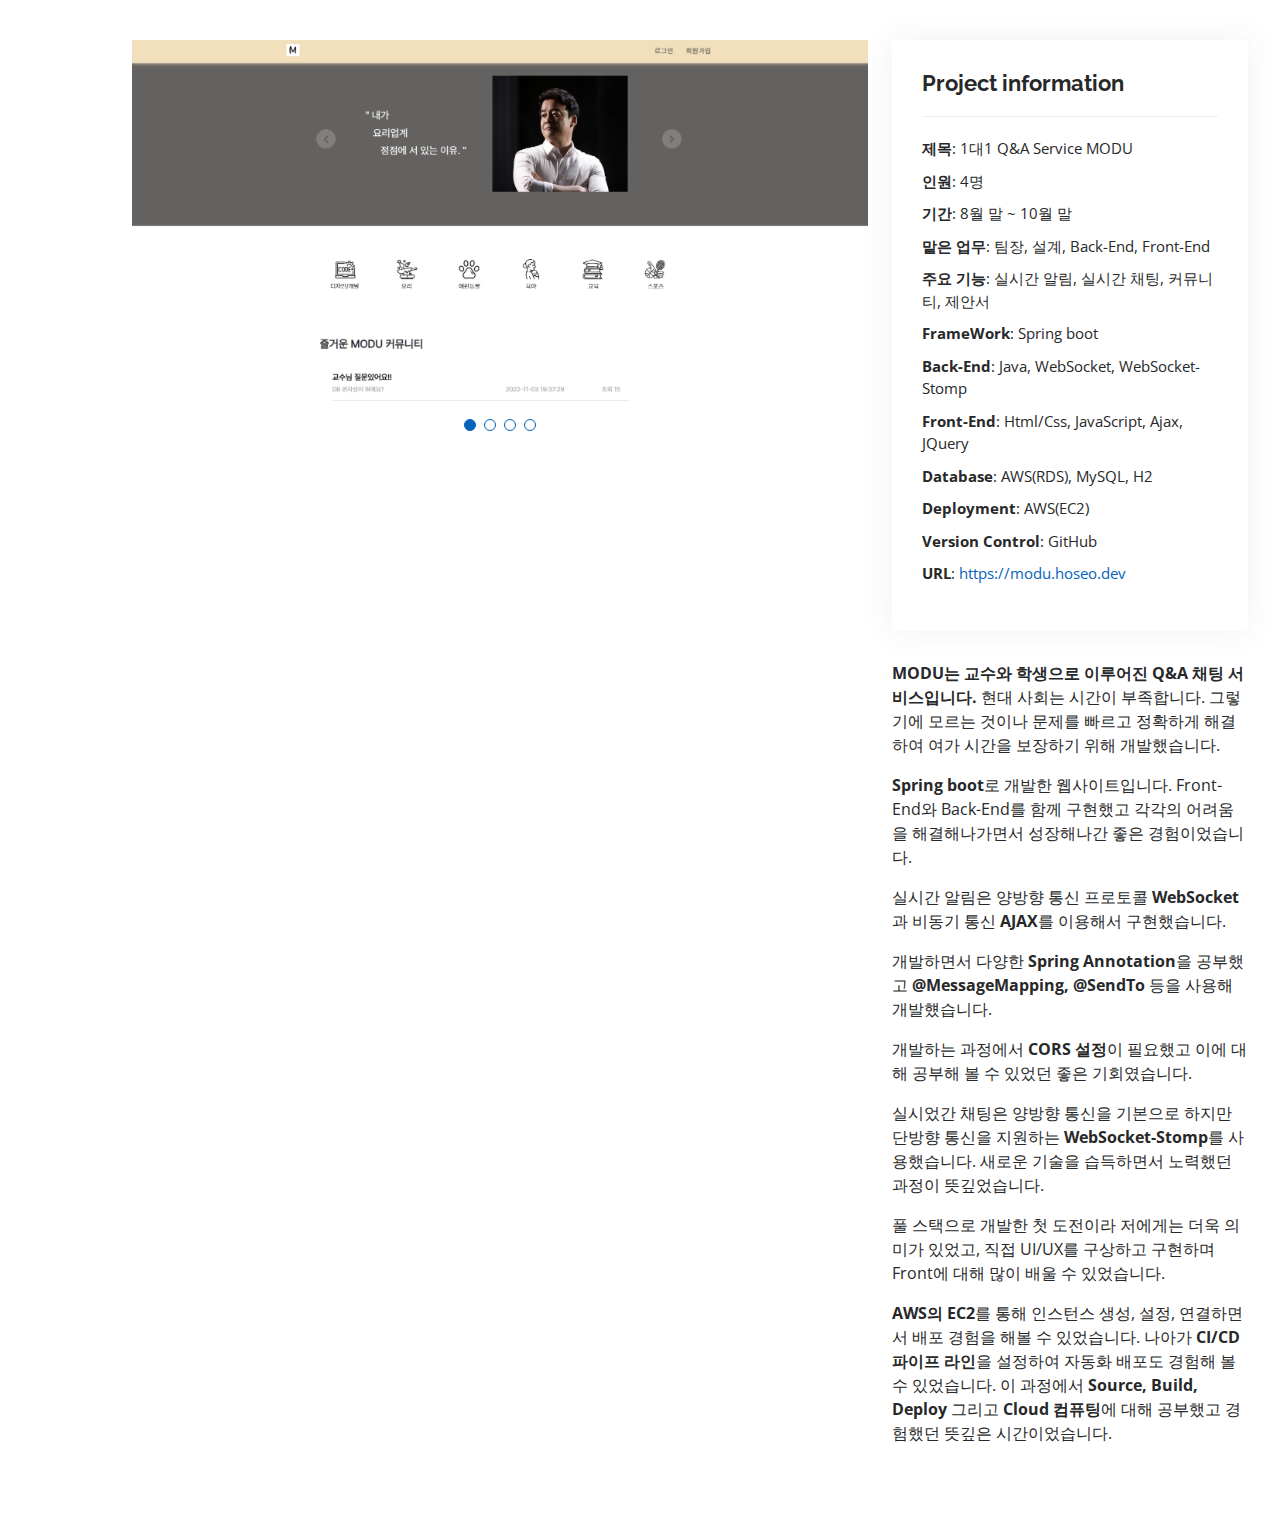
<file: webPortfolio.html>
<!DOCTYPE html>
<html lang="en">

<head>
  <meta charset="utf-8">
  <meta content="width=device-width, initial-scale=1.0" name="viewport">

  <title>Portfolio Details - Personal Bootstrap Template</title>
  <meta content="" name="description">
  <meta content="" name="keywords">

  <!-- Favicons -->
  <link href="assets/img/favicon.png" rel="icon">
  <link href="assets/img/apple-touch-icon.png" rel="apple-touch-icon">

  <!-- Google Fonts -->
  <link href="https://fonts.googleapis.com/css?family=Open+Sans:300,300i,400,400i,600,600i,700,700i|Raleway:300,300i,400,400i,500,500i,600,600i,700,700i|Poppins:300,300i,400,400i,500,500i,600,600i,700,700i" rel="stylesheet">

  <!-- Vendor CSS Files -->
  <link href="assets/vendor/aos/aos.css" rel="stylesheet">
  <link href="assets/vendor/bootstrap/css/bootstrap.min.css" rel="stylesheet">
  <link href="assets/vendor/bootstrap-icons/bootstrap-icons.css" rel="stylesheet">
  <link href="assets/vendor/boxicons/css/boxicons.min.css" rel="stylesheet">
  <link href="assets/vendor/glightbox/css/glightbox.min.css" rel="stylesheet">
  <link href="assets/vendor/swiper/swiper-bundle.min.css" rel="stylesheet">

  <!-- Template Main CSS File -->
  <link href="assets/css/style.css" rel="stylesheet">

  <!-- =======================================================
  * Template Name: MyResume - v4.10.0
  * Template URL: https://bootstrapmade.com/free-html-bootstrap-template-my-resume/
  * Author: BootstrapMade.com
  * License: https://bootstrapmade.com/license/
  ======================================================== -->
</head>

<body>

  <main id="main">

    <!-- ======= Portfolio Details Section ======= -->
    <section id="portfolio-details" class="portfolio-details">
      <div class="container">

        <div class="row gy-4">

          <div class="col-lg-8">
            <div class="portfolio-details-slider swiper">
              <div class="swiper-wrapper align-items-center">

                <div class="swiper-slide">
                  <img src="assets/img/portfolio/MODUBG.PNG" alt="">
                </div>

                <div class="swiper-slide">
                  <img src="assets/img/portfolio/comissionBG.PNG" alt="">
                </div>

                <div class="swiper-slide">
                  <img src="assets/img/portfolio/chatBG.PNG" alt="">
                </div>

                <div class="swiper-slide">
                  <img src="assets/img/portfolio/moduComm.PNG" alt="">
                </div>

              </div>
              <div class="swiper-pagination"></div>
            </div>
          </div>

          <div class="col-lg-4">
            <div class="portfolio-info">
              <h3>Project information</h3>
              <ul>
                <li><strong>제목</strong>: 1대1 Q&A Service MODU</li>
                <li><strong>인원</strong>: 4명</li>
                <li><strong>기간</strong>: 8월 말 ~ 10월 말</li>
                <li><strong>맡은 업무</strong>: 팀장, 설계, Back-End, Front-End</li>
                <li><strong>주요 기능</strong>: 실시간 알림, 실시간 채팅, 커뮤니티, 제안서</li>
                <li><strong>FrameWork</strong>: Spring boot</li>
                <li><strong>Back-End</strong>: Java, WebSocket, WebSocket-Stomp</li>
                <li><strong>Front-End</strong>: Html/Css, JavaScript, Ajax, JQuery</li>
                <li><strong>Database</strong>: AWS(RDS), MySQL, H2</li>
                <li><strong>Deployment</strong>: AWS(EC2)</li>
                <li><strong>Version Control</strong>: GitHub</li>
                <li><strong>URL</strong>: <a href="https://modu.hoseo.dev/">https://modu.hoseo.dev</a></li>
              </ul>
            </div>
            <div class="portfolio-description">
              <p>
                <span style="font-weight: bold;">MODU는 교수와 학생으로 이루어진 Q&A 채팅 서비스입니다.</span> 현대 사회는 시간이 부족합니다. 그렇기에 모르는 것이나 문제를 빠르고 정확하게 해결하여 여가 시간을 보장하기 위해 개발했습니다.
              </p>
              <p>
                <p><span style="font-weight: bold;">Spring boot</span>로 개발한 웹사이트입니다. Front-End와 Back-End를 함께 구현했고 각각의 어려움을 해결해나가면서 성장해나간 좋은 경험이었습니다.</p>
                <p>실시간 알림은 양방향 통신 프로토콜 <span style="font-weight: bold;">WebSocket</span>과 비동기 통신 <span style="font-weight: bold;">AJAX</span>를 이용해서 구현했습니다.</p>
                <p>개발하면서 다양한 <span style="font-weight: bold;">Spring Annotation</span>을 공부했고 <span style="font-weight: bold;">@MessageMapping, @SendTo</span> 등을 사용해 개발헀습니다.</p>
                <p>개발하는 과정에서 <span style="font-weight: bold;">CORS 설정</span>이 필요했고 이에 대해 공부해 볼 수 있었던 좋은 기회였습니다.</p>
                <p>실시었간 채팅은 양방향 통신을 기본으로 하지만 단방향 통신을 지원하는 <span style="font-weight: bold;">WebSocket-Stomp</span>를 사용했습니다. 새로운 기술을 습득하면서 노력했던 과정이 뜻깊었습니다.</p>
                <p>풀 스택으로 개발한 첫 도전이라 저에게는 더욱 의미가 있었고, 직접 UI/UX를 구상하고 구현하며 Front에 대해 많이 배울 수 있었습니다.</p>
                <p><span style="font-weight: bold;">AWS의 EC2</span>를 통해 인스턴스 생성, 설정, 연결하면서 배포 경험을 해볼 수 있었습니다. 나아가 <span style="font-weight: bold;">CI/CD 파이프 라인</span>을 설정하여 자동화 배포도 경험해 볼 수 있었습니다. 이 과정에서 <span style="font-weight: bold;">Source, Build, Deploy</span> 그리고 <span style="font-weight: bold;">Cloud 컴퓨팅</span>에 대해 공부했고 경험했던 뜻깊은 시간이었습니다.</p>
              </p>      
            </div>
          </div>

        </div>

      </div>
    </section><!-- End Portfolio Details Section -->

  </main><!-- End #main -->

  <div id="preloader"></div>
  <a href="#" class="back-to-top d-flex align-items-center justify-content-center"><i class="bi bi-arrow-up-short"></i></a>

  <!-- Vendor JS Files -->
  <script src="assets/vendor/purecounter/purecounter_vanilla.js"></script>
  <script src="assets/vendor/aos/aos.js"></script>
  <script src="assets/vendor/bootstrap/js/bootstrap.bundle.min.js"></script>
  <script src="assets/vendor/glightbox/js/glightbox.min.js"></script>
  <script src="assets/vendor/isotope-layout/isotope.pkgd.min.js"></script>
  <script src="assets/vendor/swiper/swiper-bundle.min.js"></script>
  <script src="assets/vendor/typed.js/typed.min.js"></script>
  <script src="assets/vendor/waypoints/noframework.waypoints.js"></script>
  <script src="assets/vendor/php-email-form/validate.js"></script>

  <!-- Template Main JS File -->
  <script src="assets/js/main.js"></script>

</body>

</html>
</file>
<file: assets/css/style.css>
/**
* Template Name: MyResume - v4.10.0
* Template URL: https://bootstrapmade.com/free-html-bootstrap-template-my-resume/
* Author: BootstrapMade.com
* License: https://bootstrapmade.com/license/
*/

/*--------------------------------------------------------------
# General
--------------------------------------------------------------*/
body {
  font-family: "Open Sans", sans-serif;
  color: #272829;
}

a {
  color: #0563bb;
  text-decoration: none;
}

a:hover {
  color: #067ded;
  text-decoration: none;
}

h1,
h2,
h3,
h4,
h5,
h6 {
  font-family: "Raleway", sans-serif;
}

/*--------------------------------------------------------------
# Back to top button
--------------------------------------------------------------*/
.back-to-top {
  position: fixed;
  visibility: hidden;
  opacity: 0;
  right: 15px;
  bottom: 15px;
  z-index: 996;
  background: #0563bb;
  width: 40px;
  height: 40px;
  border-radius: 50px;
  transition: all 0.4s;
}

.back-to-top i {
  font-size: 28px;
  color: #fff;
  line-height: 0;
}

.back-to-top:hover {
  background: #0678e3;
  color: #fff;
}

.back-to-top.active {
  visibility: visible;
  opacity: 1;
}

/*--------------------------------------------------------------
# Preloader
--------------------------------------------------------------*/
#preloader {
  position: fixed;
  top: 0;
  left: 0;
  right: 0;
  bottom: 0;
  z-index: 9999;
  overflow: hidden;
  background: #fff;
}

#preloader:before {
  content: "";
  position: fixed;
  top: calc(50% - 30px);
  left: calc(50% - 30px);
  border: 6px solid #0563bb;
  border-top-color: #fff;
  border-bottom-color: #fff;
  border-radius: 50%;
  width: 60px;
  height: 60px;
  -webkit-animation: animate-preloader 1s linear infinite;
  animation: animate-preloader 1s linear infinite;
}

@-webkit-keyframes animate-preloader {
  0% {
    transform: rotate(0deg);
  }

  100% {
    transform: rotate(360deg);
  }
}

@keyframes animate-preloader {
  0% {
    transform: rotate(0deg);
  }

  100% {
    transform: rotate(360deg);
  }
}

/*--------------------------------------------------------------
# Disable aos animation delay on mobile devices
--------------------------------------------------------------*/
@media screen and (max-width: 768px) {
  [data-aos-delay] {
    transition-delay: 0 !important;
  }
}

/*--------------------------------------------------------------
# Header
--------------------------------------------------------------*/
#header {
  position: fixed;
  top: 0;
  left: 0;
  bottom: 0;
  z-index: 9997;
  transition: all 0.5s;
  padding: 15px;
  overflow-y: auto;
}

@media (max-width: 991px) {
  #header {
    width: 300px;
    background: #fff;
    border-right: 1px solid #e6e9ec;
    left: -300px;
  }
}

@media (min-width: 991px) {
  #main {
    margin-left: 100px;
  }
}

/*--------------------------------------------------------------
# Navigation Menu
--------------------------------------------------------------*/
/**
* Desktop Navigation 
*/
.nav-menu {
  padding: 0;
  display: block;
}

.nav-menu * {
  margin: 0;
  padding: 0;
  list-style: none;
}

.nav-menu>ul>li {
  position: relative;
  white-space: nowrap;
}

.nav-menu a,
.nav-menu a:focus {
  display: flex;
  align-items: center;
  color: #45505b;
  padding: 10px 18px;
  margin-bottom: 8px;
  transition: 0.3s;
  font-size: 15px;
  border-radius: 50px;
  background: #f2f3f5;
  height: 56px;
  width: 100%;
  overflow: hidden;
  transition: 0.3s;
}

.nav-menu a i,
.nav-menu a:focus i {
  font-size: 20px;
}

.nav-menu a span,
.nav-menu a:focus span {
  padding: 0 5px 0 7px;
  color: #45505b;
}

@media (min-width: 992px) {

  .nav-menu a,
  .nav-menu a:focus {
    width: 56px;
  }

  .nav-menu a span,
  .nav-menu a:focus span {
    display: none;
    color: #fff;
  }
}

.nav-menu a:hover,
.nav-menu .active,
.nav-menu .active:focus,
.nav-menu li:hover>a {
  color: #fff;
  background: #0563bb;
}

.nav-menu a:hover span,
.nav-menu .active span,
.nav-menu .active:focus span,
.nav-menu li:hover>a span {
  color: #fff;
}

.nav-menu a:hover,
.nav-menu li:hover>a {
  width: 100%;
  color: #fff;
}

.nav-menu a:hover span,
.nav-menu li:hover>a span {
  display: block;
}

/**
* Mobile Navigation 
*/
.mobile-nav-toggle {
  position: fixed;
  right: 10px;
  top: 10px;
  z-index: 9998;
  border: 0;
  background: none;
  font-size: 28px;
  transition: all 0.4s;
  outline: none !important;
  line-height: 0;
  cursor: pointer;
  border-radius: 50px;
  padding: 5px;
}

.mobile-nav-toggle i {
  color: #45505b;
}

.mobile-nav-active {
  overflow: hidden;
}

.mobile-nav-active #header {
  left: 0;
}

.mobile-nav-active .mobile-nav-toggle {
  color: #fff;
  background-color: #0563bb;
}

/*--------------------------------------------------------------
# Hero Section
--------------------------------------------------------------*/
#hero {
  width: 100%;
  height: 100vh;
  background: url("../img/BackGround/darkBG.png") top right no-repeat;
  background-size: cover;
  position: relative;
}

@media (min-width: 992px) {
  #hero {
    padding-left: 160px;
  }
}

#hero:before {
  content: "";
  background: rgba(255, 255, 255, 0.6);
  position: absolute;
  bottom: 0;
  top: 0;
  left: 0;
  right: 0;
}

#hero h1 {
  margin: 0;
  font-size: 64px;
  font-weight: 700;
  line-height: 56px;
  color: #303b46;
}

#hero p {
  color: #45505b;
  margin: 15px 0 0 0;
  font-size: 26px;
  font-family: "Poppins", sans-serif;
}

#hero p span {
  color: #0563bb;
  letter-spacing: 1px;
}

#hero .social-links {
  margin-top: 30px;
}

#hero .social-links a {
  font-size: 24px;
  display: inline-block;
  color: #45505b;
  line-height: 1;
  margin-right: 20px;
  transition: 0.3s;
}

#hero .social-links a:hover {
  color: #0563bb;
}

@media (max-width: 992px) {
  #hero {
    text-align: center;
  }

  #hero h1 {
    font-size: 32px;
    line-height: 36px;
  }

  #hero p {
    margin-top: 10px;
    font-size: 20px;
    line-height: 24px;
  }
}

/*--------------------------------------------------------------
# Sections General
--------------------------------------------------------------*/
section {
  padding: 60px 0;
  overflow: hidden;
}

.section-title {
  text-align: center;
  padding-bottom: 30px;
}

.section-title h2 {
  font-size: 32px;
  font-weight: bold;
  text-transform: uppercase;
  margin-bottom: 20px;
  padding-bottom: 20px;
  position: relative;
  color: #45505b;
}

.section-title h2::before {
  content: "";
  position: absolute;
  display: block;
  width: 120px;
  height: 1px;
  background: #ddd;
  bottom: 1px;
  left: calc(50% - 60px);
}

.section-title h2::after {
  content: "";
  position: absolute;
  display: block;
  width: 40px;
  height: 3px;
  background: #0563bb;
  bottom: 0;
  left: calc(50% - 20px);
}

.section-title p {
  margin-bottom: 0;
}

/*--------------------------------------------------------------
# About
--------------------------------------------------------------*/
.about .content h3 {
  font-weight: 700;
  font-size: 26px;
  color: #728394;
}

.about .content ul {
  list-style: none;
  padding: 0;
}

.about .content ul li {
  margin-bottom: 20px;
  display: flex;
  align-items: center;
}

.about .content ul strong {
  margin-right: 10px;
}

.about .content ul i {
  font-size: 16px;
  margin-right: 5px;
  color: #0563bb;
  line-height: 0;
}

.about .content p:last-child {
  margin-bottom: 0;
}

/*--------------------------------------------------------------
# Facts
--------------------------------------------------------------*/
.facts .count-box {
  padding: 30px 30px 25px 30px;
  margin-top: 30px;
  width: 100%;
  position: relative;
  text-align: center;
  background: #fff;
}

.facts .count-box i {
  position: absolute;
  top: -25px;
  left: 50%;
  transform: translateX(-50%);
  font-size: 24px;
  background: #0563bb;
  color: #fff;
  border-radius: 50px;
  display: inline-flex;
  align-items: center;
  justify-content: center;
  width: 48px;
  height: 48px;
}

.facts .count-box span {
  font-size: 36px;
  display: block;
  font-weight: 600;
  color: #011426;
}

.facts .count-box p {
  padding: 0;
  margin: 0;
  font-family: "Raleway", sans-serif;
  font-size: 14px;
}

/*--------------------------------------------------------------
# Akills
--------------------------------------------------------------*/
.head-font{
  font-size: 15px;
  font-weight: bold;
}
.skills .progress {
  height: 60px;
  display: block;
  background: none;
  border-radius: 0;
}

.skills .progress .skill {
  padding: 10px 0;
  margin: 0;
  text-transform: uppercase;
  display: block;
  font-weight: 600;
  font-size: 18px;
  font-family: "Poppins", sans-serif;
  color: #45505b;
}

.skills .progress .skill .val {
  float: right;
  font-style: normal;
}

.skills .progress-bar-wrap {
  background: #f2f3f5;
}

.skills .progress-bar {
  width: 1px;
  height: 10px;
  transition: 0.9s;
  background-color: #0563bb;
}

/*--------------------------------------------------------------
# Resume
--------------------------------------------------------------*/
.resume .resume-title {
  font-size: 26px;
  font-weight: 700;
  margin-top: 20px;
  margin-bottom: 20px;
  color: #45505b;
}

.resume .resume-item {
  padding: 0 0 20px 20px;
  margin-top: -2px;
  border-left: 2px solid #0563bb;
  position: relative;
}

.resume .resume-item h4 {
  line-height: 18px;
  font-size: 18px;
  font-weight: 600;
  text-transform: uppercase;
  font-family: "Poppins", sans-serif;
  color: #0563bb;
  margin-bottom: 10px;
}

.resume .resume-item h5 {
  font-size: 16px;
  background: #f7f8f9;
  padding: 5px 15px;
  display: inline-block;
  font-weight: 600;
  margin-bottom: 10px;
}

.resume .resume-item ul {
  padding-left: 20px;
}

.resume .resume-item ul li {
  padding-bottom: 10px;
}

.resume .resume-item:last-child {
  padding-bottom: 0;
}

.resume .resume-item::before {
  content: "";
  position: absolute;
  width: 16px;
  height: 16px;
  border-radius: 50px;
  left: -9px;
  top: 0;
  background: #fff;
  border: 2px solid #0563bb;
}

/*--------------------------------------------------------------
# Portfolio
--------------------------------------------------------------*/
.portfolio .portfolio-item {
  margin-bottom: 30px;
}

.portfolio #portfolio-flters {
  padding: 0;
  margin: 0 auto 25px auto;
  list-style: none;
  text-align: center;
  background: #fff;
  border-radius: 50px;
  padding: 2px 15px;
}

.portfolio #portfolio-flters li {
  cursor: pointer;
  display: inline-block;
  padding: 10px 15px;
  font-size: 14px;
  font-weight: 600;
  line-height: 1;
  text-transform: uppercase;
  color: #272829;
  margin-bottom: 5px;
  transition: all 0.3s ease-in-out;
}

.portfolio #portfolio-flters li:hover,
.portfolio #portfolio-flters li.filter-active {
  color: #0563bb;
}

.portfolio #portfolio-flters li:last-child {
  margin-right: 0;
}

.portfolio .portfolio-wrap {
  transition: 0.3s;
  position: relative;
  overflow: hidden;
  z-index: 1;
  background: rgba(69, 80, 91, 0.8);
}

.portfolio .portfolio-wrap::before {
  content: "";
  background: rgba(255, 255, 255, 0.7);
  position: absolute;
  left: 30px;
  right: 30px;
  top: 30px;
  bottom: 30px;
  transition: all ease-in-out 0.3s;
  z-index: 2;
  opacity: 0;
}

.portfolio .portfolio-wrap .portfolio-info {
  opacity: 0;
  position: absolute;
  top: 0;
  left: 0;
  right: 0;
  bottom: 0;
  text-align: center;
  z-index: 3;
  transition: all ease-in-out 0.3s;
  display: flex;
  flex-direction: column;
  justify-content: center;
  align-items: center;
}

.portfolio .portfolio-wrap .portfolio-info::before {
  display: block;
  content: "";
  width: 48px;
  height: 48px;
  position: absolute;
  top: 35px;
  left: 35px;
  border-top: 3px solid #d7dce1;
  border-left: 3px solid #d7dce1;
  transition: all 0.5s ease 0s;
  z-index: 9994;
}

.portfolio .portfolio-wrap .portfolio-info::after {
  display: block;
  content: "";
  width: 48px;
  height: 48px;
  position: absolute;
  bottom: 35px;
  right: 35px;
  border-bottom: 3px solid #d7dce1;
  border-right: 3px solid #d7dce1;
  transition: all 0.5s ease 0s;
  z-index: 9994;
}

.portfolio .portfolio-wrap .portfolio-info h4 {
  font-size: 20px;
  color: #45505b;
  font-weight: 600;
}

.portfolio .portfolio-wrap .portfolio-info p {
  color: #45505b;
  font-size: 14px;
  text-transform: uppercase;
  padding: 0;
  margin: 0;
}

.portfolio .portfolio-wrap .portfolio-links {
  text-align: center;
  z-index: 4;
}

.portfolio .portfolio-wrap .portfolio-links a {
  color: #45505b;
  margin: 0 2px;
  font-size: 28px;
  display: inline-block;
  transition: 0.3s;
}

.portfolio .portfolio-wrap .portfolio-links a:hover {
  color: #148af9;
}

.portfolio .portfolio-wrap:hover::before {
  top: 0;
  left: 0;
  right: 0;
  bottom: 0;
  opacity: 1;
}

.portfolio .portfolio-wrap:hover .portfolio-info {
  opacity: 1;
}

.portfolio .portfolio-wrap:hover .portfolio-info::before {
  top: 15px;
  left: 15px;
}

.portfolio .portfolio-wrap:hover .portfolio-info::after {
  bottom: 15px;
  right: 15px;
}

/*--------------------------------------------------------------
# Portfolio Details
--------------------------------------------------------------*/
.portfolio-details {
  padding-top: 40px;
}

.portfolio-details .portfolio-details-slider img {
  width: 100%;
}

.portfolio-details .portfolio-details-slider .swiper-pagination {
  margin-top: 20px;
  position: relative;
}

.portfolio-details .portfolio-details-slider .swiper-pagination .swiper-pagination-bullet {
  width: 12px;
  height: 12px;
  background-color: #fff;
  opacity: 1;
  border: 1px solid #0563bb;
}

.portfolio-details .portfolio-details-slider .swiper-pagination .swiper-pagination-bullet-active {
  background-color: #0563bb;
}

.portfolio-details .portfolio-info {
  padding: 30px;
  box-shadow: 0px 0 30px rgba(69, 80, 91, 0.08);
}

.portfolio-details .portfolio-info h3 {
  font-size: 22px;
  font-weight: 700;
  margin-bottom: 20px;
  padding-bottom: 20px;
  border-bottom: 1px solid #eee;
}

.portfolio-details .portfolio-info ul {
  list-style: none;
  padding: 0;
  font-size: 15px;
}

.portfolio-details .portfolio-info ul li+li {
  margin-top: 10px;
}

.portfolio-details .portfolio-description {
  padding-top: 30px;
}

.portfolio-details .portfolio-description h2 {
  font-size: 26px;
  font-weight: 700;
  margin-bottom: 20px;
}

.portfolio-details .portfolio-description p {
  padding: 0;
}

/*--------------------------------------------------------------
# Services
--------------------------------------------------------------*/
.services .icon-box {
  text-align: center;
  padding: 70px 20px 80px 20px;
  transition: all ease-in-out 0.3s;
  background: #fff;
  box-shadow: 0px 5px 90px 0px rgba(110, 123, 131, 0.05);
}

.services .icon-box .icon {
  margin: 0 auto;
  width: 100px;
  height: 100px;
  display: flex;
  align-items: center;
  justify-content: center;
  transition: ease-in-out 0.3s;
  position: relative;
}

.services .icon-box .icon i {
  font-size: 36px;
  transition: 0.5s;
  position: relative;
}

.services .icon-box .icon svg {
  position: absolute;
  top: 0;
  left: 0;
}

.services .icon-box .icon svg path {
  transition: 0.5s;
  fill: #f5f5f5;
}

.services .icon-box h4 {
  font-weight: 600;
  margin: 10px 0 15px 0;
  font-size: 22px;
}

.services .icon-box h4 a {
  color: #45505b;
  transition: ease-in-out 0.3s;
}

.services .icon-box p {
  line-height: 24px;
  font-size: 14px;
  margin-bottom: 0;
}

.services .icon-box:hover {
  border-color: #fff;
  box-shadow: 0px 0 35px 0 rgba(0, 0, 0, 0.08);
}

.services .iconbox-blue i {
  color: #47aeff;
}

.services .iconbox-blue:hover .icon i {
  color: #fff;
}

.services .iconbox-blue:hover .icon path {
  fill: #47aeff;
}

.services .iconbox-orange i {
  color: #ffa76e;
}

.services .iconbox-orange:hover .icon i {
  color: #fff;
}

.services .iconbox-orange:hover .icon path {
  fill: #ffa76e;
}

.services .iconbox-pink i {
  color: #e80368;
}

.services .iconbox-pink:hover .icon i {
  color: #fff;
}

.services .iconbox-pink:hover .icon path {
  fill: #e80368;
}

.services .iconbox-yellow i {
  color: #ffbb2c;
}

.services .iconbox-yellow:hover .icon i {
  color: #fff;
}

.services .iconbox-yellow:hover .icon path {
  fill: #ffbb2c;
}

.services .iconbox-red i {
  color: #ff5828;
}

.services .iconbox-red:hover .icon i {
  color: #fff;
}

.services .iconbox-red:hover .icon path {
  fill: #ff5828;
}

.services .iconbox-teal i {
  color: #11dbcf;
}

.services .iconbox-teal:hover .icon i {
  color: #fff;
}

.services .iconbox-teal:hover .icon path {
  fill: #11dbcf;
}

/*--------------------------------------------------------------
# Testimonials
--------------------------------------------------------------*/
.testimonials .section-header {
  margin-bottom: 40px;
}

.testimonials .testimonials-carousel,
.testimonials .testimonials-slider {
  overflow: hidden;
}

.testimonials .testimonial-item {
  text-align: center;
}

.testimonials .testimonial-item .testimonial-img {
  width: 120px;
  border-radius: 50%;
  border: 4px solid #fff;
  margin: 0 auto;
}

.testimonials .testimonial-item h3 {
  font-size: 20px;
  font-weight: bold;
  margin: 10px 0 5px 0;
  color: #111;
}

.testimonials .testimonial-item h4 {
  font-size: 14px;
  color: #999;
  margin: 0 0 15px 0;
}

.testimonials .testimonial-item .quote-icon-left,
.testimonials .testimonial-item .quote-icon-right {
  color: #90c8fc;
  font-size: 26px;
}

.testimonials .testimonial-item .quote-icon-left {
  display: inline-block;
  left: -5px;
  position: relative;
}

.testimonials .testimonial-item .quote-icon-right {
  display: inline-block;
  right: -5px;
  position: relative;
  top: 10px;
}

.testimonials .testimonial-item p {
  font-style: italic;
  margin: 0 auto 15px auto;
}

.testimonials .swiper-pagination {
  margin-top: 20px;
  position: relative;
}

.testimonials .swiper-pagination .swiper-pagination-bullet {
  width: 12px;
  height: 12px;
  background-color: #fff;
  opacity: 1;
  border: 1px solid #0563bb;
}

.testimonials .swiper-pagination .swiper-pagination-bullet-active {
  background-color: #0563bb;
}

@media (min-width: 992px) {
  .testimonials .testimonial-item p {
    width: 80%;
  }
}

/*--------------------------------------------------------------
# Contact
--------------------------------------------------------------*/
.contact .info {
  width: 100%;
  background: #fff;
}

.contact .info i {
  font-size: 20px;
  color: #0563bb;
  float: left;
  width: 44px;
  height: 44px;
  background: #eef7ff;
  display: flex;
  justify-content: center;
  align-items: center;
  border-radius: 50px;
  transition: all 0.3s ease-in-out;
}

.contact .info h4 {
  padding: 0 0 0 60px;
  font-size: 22px;
  font-weight: 600;
  margin-bottom: 5px;
  color: #45505b;
}

.contact .info p {
  padding: 0 0 0 60px;
  margin-bottom: 0;
  font-size: 14px;
  color: #728394;
}

.contact .info .email,
.contact .info .phone {
  margin-top: 40px;
}

.contact .info .email:hover i,
.contact .info .address:hover i,
.contact .info .phone:hover i {
  background: #0563bb;
  color: #fff;
}

.contact .php-email-form {
  width: 100%;
  background: #fff;
}

.contact .php-email-form .form-group {
  padding-bottom: 8px;
}

.contact .php-email-form .error-message {
  display: none;
  color: #fff;
  background: #ed3c0d;
  text-align: left;
  padding: 15px;
  font-weight: 600;
}

.contact .php-email-form .error-message br+br {
  margin-top: 25px;
}

.contact .php-email-form .sent-message {
  display: none;
  color: #fff;
  background: #18d26e;
  text-align: center;
  padding: 15px;
  font-weight: 600;
}

.contact .php-email-form .loading {
  display: none;
  background: #fff;
  text-align: center;
  padding: 15px;
}

.contact .php-email-form .loading:before {
  content: "";
  display: inline-block;
  border-radius: 50%;
  width: 24px;
  height: 24px;
  margin: 0 10px -6px 0;
  border: 3px solid #18d26e;
  border-top-color: #eee;
  -webkit-animation: animate-loading 1s linear infinite;
  animation: animate-loading 1s linear infinite;
}

.contact .php-email-form input,
.contact .php-email-form textarea {
  border-radius: 4px;
  box-shadow: none;
  font-size: 14px;
}

.contact .php-email-form input {
  height: 44px;
}

.contact .php-email-form textarea {
  padding: 10px 12px;
}

.contact .php-email-form button[type=submit] {
  background: #0563bb;
  border: 0;
  padding: 10px 35px;
  color: #fff;
  transition: 0.4s;
  border-radius: 50px;
}

.contact .php-email-form button[type=submit]:hover {
  background: #0678e3;
}

@-webkit-keyframes animate-loading {
  0% {
    transform: rotate(0deg);
  }

  100% {
    transform: rotate(360deg);
  }
}

@keyframes animate-loading {
  0% {
    transform: rotate(0deg);
  }

  100% {
    transform: rotate(360deg);
  }
}

/*--------------------------------------------------------------
# Footer
--------------------------------------------------------------*/
#footer {
  background: #f7f8f9;
  color: #45505b;
  font-size: 14px;
  text-align: center;
  padding: 30px 0;
}

#footer h3 {
  font-size: 36px;
  font-weight: 700;
  position: relative;
  font-family: "Poppins", sans-serif;
  padding: 0;
  margin: 0 0 15px 0;
}

#footer p {
  font-size: 15;
  font-style: italic;
  padding: 0;
  margin: 0 0 40px 0;
}

#footer .social-links {
  margin: 0 0 40px 0;
}

#footer .social-links a {
  font-size: 18px;
  display: inline-block;
  background: #0563bb;
  color: #fff;
  line-height: 1;
  padding: 8px 0;
  margin-right: 4px;
  border-radius: 50%;
  text-align: center;
  width: 36px;
  height: 36px;
  transition: 0.3s;
}

#footer .social-links a:hover {
  background: #0678e3;
  color: #fff;
  text-decoration: none;
}

#footer .copyright {
  margin: 0 0 5px 0;
}

#footer .credits {
  font-size: 13px;
}

.git-adr{
  color: black;
}
.git-adr:hover{
  color: #7292b6;
}
.contect-img{
  position: absolute;
  width: 44px;
  height: 44px;
}

.span-lo{
  position: relative;
  left: 15%;
}
</file>
